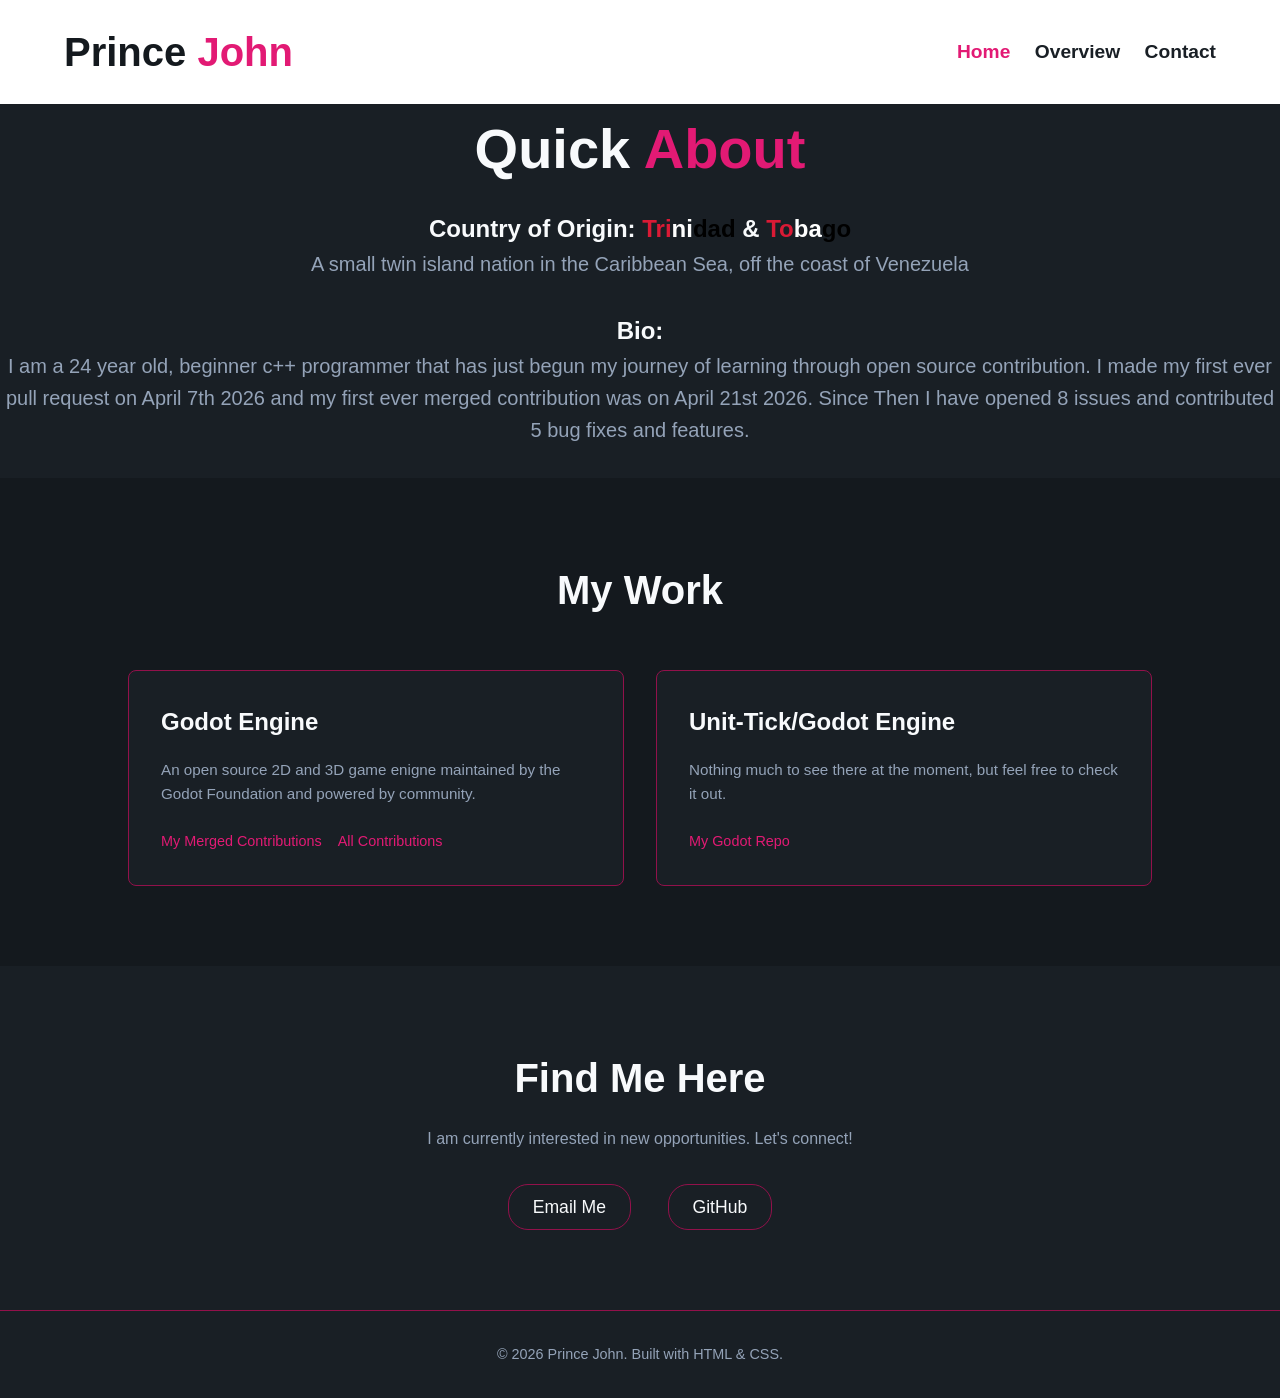
<file: index.html>
<!DOCTYPE html>
<html lang="en">
<head>
    <meta charset="UTF-8">
    <meta name="viewport" content="width=device-width, initial-scale=1.0">
    <title>Prince John's Portfolio</title>
    <link rel="stylesheet" href="style.css">
</head>
<body>
    <header>
        <div class="logo">Prince <span class="highlight">John</span></div>
           <nav>
               <a class="active" href="">Home</a>
               <a href="overview/overview.html">Overview</a>
               <a href="#contact">Contact</a>
           </nav>
        
    </header>
    <section id="about" class="hero_section">
        <div class="hero-content">
            <h1>Quick <span class=highlight>About</span></h1>
            <h2>Country of Origin: <span style=color:#Da1a35>Tri</span><span style=color:#ffffff>ni</span><span style=color:#000000>dad</span> & <span style=color:#Da1a35>To</span><span style=color:#ffffff>ba</span><span style=color:#000000>go</span></h2>
            <p>A small twin island nation in the Caribbean Sea, off the coast of Venezuela</p>
            <h2>Bio:</h2>
            <p>I am a 24 year old, beginner c++ programmer that has just begun my journey of learning through open source contribution. I made my first ever pull request on April 7th 2026 and my first ever merged contribution was on April 21st 2026. Since Then I have opened <span id=issues></span> issues and contributed <span id=pr></span> bug fixes and features.</p>
            <script>
                const opened = 8;
                const merged = 5;
                document.getElementById("issues").textContent = opened;
                document.getElementById("pr").textContent = merged;
            </script>
        </div>
    </section>

    <!-- Projects Grid Section -->
    <section id="projects" class="projects-section">
        <h2>My Work</h2>
        <div class="projects-grid">
            <!-- Project Card 1 -->
            <div class="project-card">
                <h3>Godot Engine</h3>
                <p>An open source 2D and 3D game enigne maintained by the Godot Foundation and powered by community.</p>
                <div class="project-links">
                    <a href="https://github.com/godotengine/godot/pulls?q=is%3Amerged+is%3Apr+author%3Aunit-tick+" target="_blank" class="project-link">My Merged Contributions</a>
                    <a href="https://github.com/godotengine/godot/pulls/unit-tick" target="_blank" class="project-link">All Contributions</a>
                </div>
            </div>
            <div class="project-card">
                <h3>Unit-Tick/Godot Engine</h3>
                <p>Nothing much to see there at the moment, but feel free to check it out.</p>
                <div class="project-links">
                    <a href="https://github.com/unit-tick/godot" target="_blank" class="project-link repo">My Godot Repo</a>
                </div>
            </div>
        </div>
    </section>

    <!-- Contact Section -->
    <section id="contact" class="contact-section">
        <h2>Find Me Here</h2>
        <p>I am currently interested in new opportunities. Let's connect!</p>
        <div class="social-links">
            <a href="mailto:unit.tick.26@gmail.com">Email Me</a>
            <a href="https://github.com/unit-tick" target="_blank">GitHub</a>
        </div>
    </section>

    <!-- Footer -->
    <footer>
        <p>&copy; 2026 Prince John. Built with HTML & CSS.</p>
    </footer>

</body>
</html>
</file>
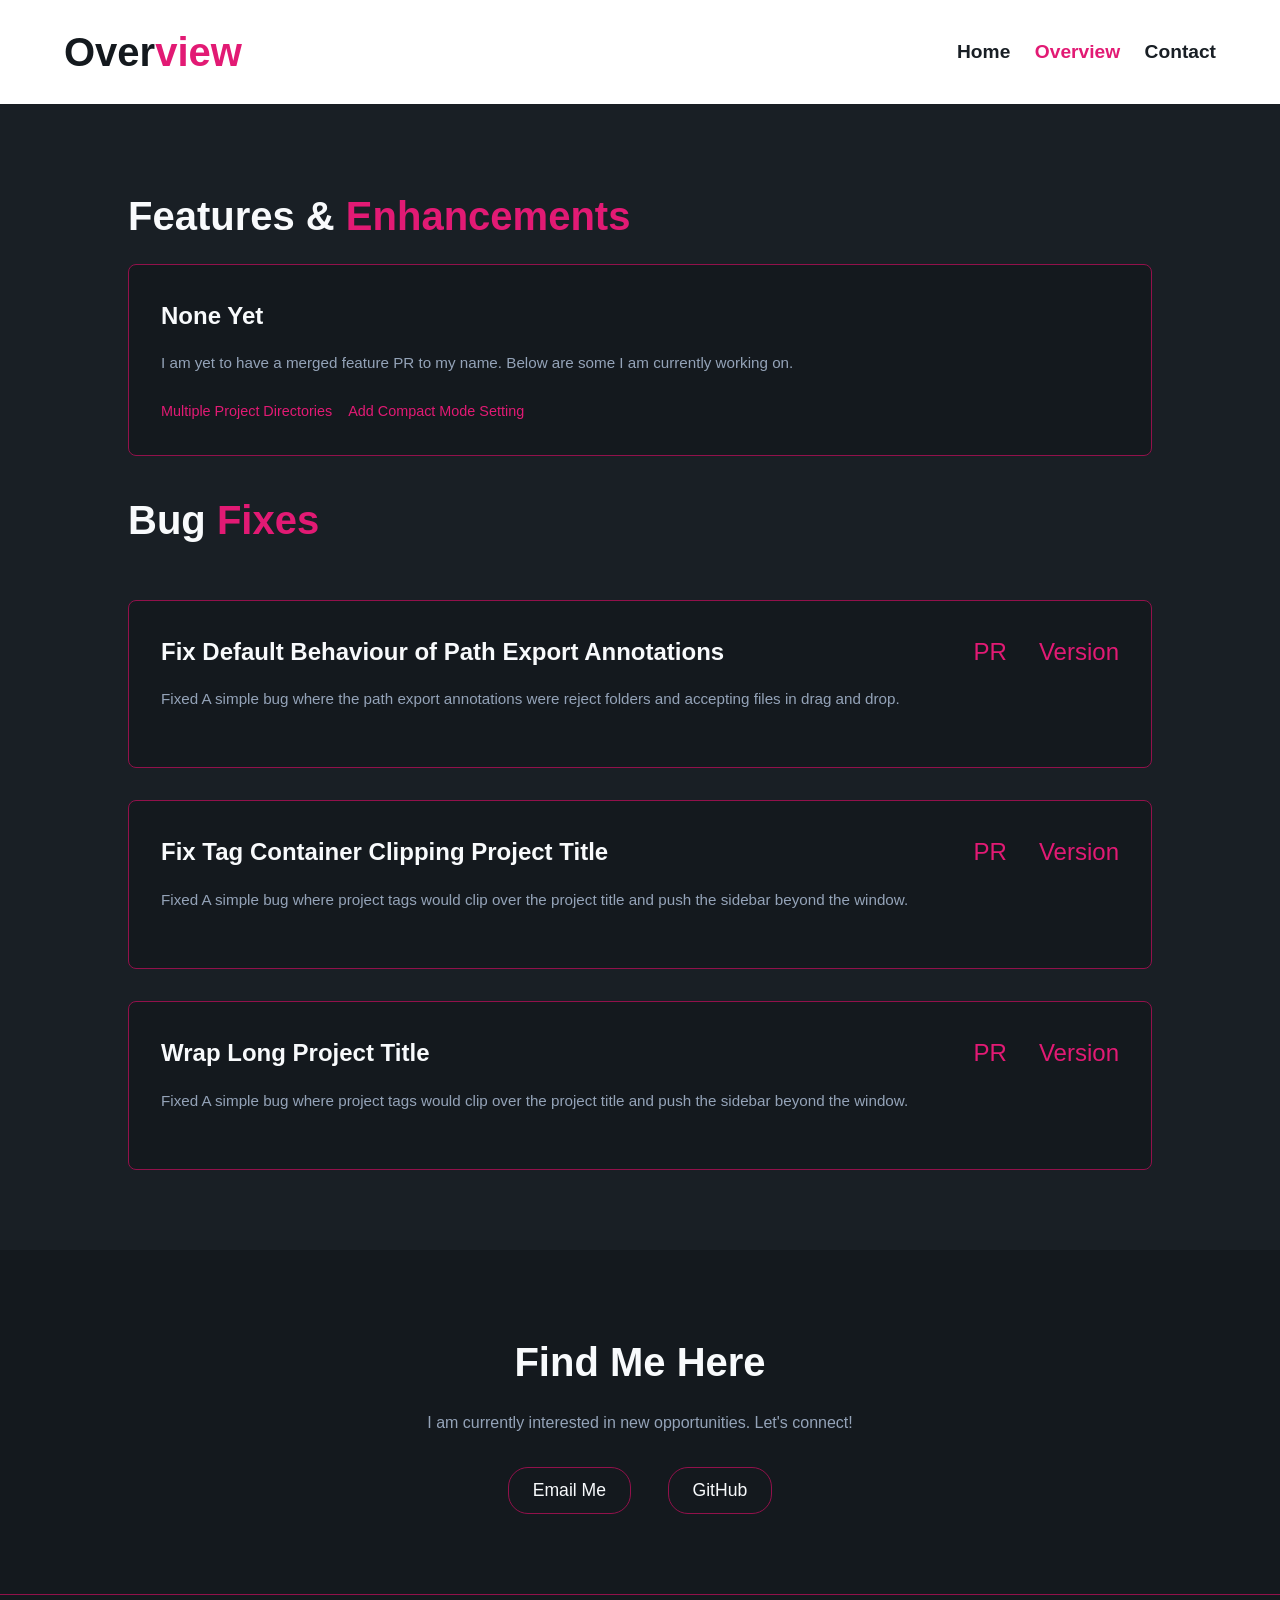
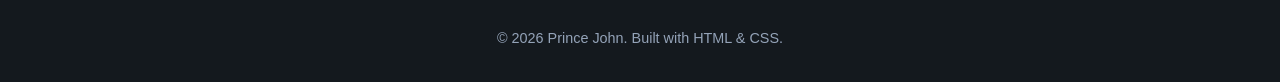
<file: overview/overview.html>
<!DOCTYPE html>
<html lang="en">
<head>
    <meta charset="UTF-8">
    <meta name="viewport" content="width=device-width, initial-scale=1.0">
    <title>Overview</title>
    <link rel="stylesheet" href="style.css">
</head>
<body>
    <header>
        <div class="logo">Over<span class="highlight">view</span></div>
        <nav>
            <a href="../index.html">Home</a>
            <a class="active" href="overview/overview.html">Overview</a>
            <a href="#contact">Contact</a>
        </nav>
    </header>
    <section class="projects-section">
        <h1>Features & <span class="highlight">Enhancements</span></h1>
        <div class="projects-grid">
            <div class="project-card">
                <div class="title-container">
                    <div class="start">
                        <h2>None Yet</h2>
                    </div>
                </div>
            <div class="body">
                <p>I am yet to have a merged feature PR to my name. Below are some I am currently working on.</p>
                <div class="project-links">
                    <a href="https://github.com/godotengine/godot/pull/121517" target="_blank" class="project-link">Multiple Project Directories</a>
                    <a href="https://github.com/godotengine/godot/pull/122152" target="_blank" class="project-link">Add Compact Mode Setting</a>
                </div>
            </div>
        </div>
        <h1>Bug <span class="highlight">Fixes</h1>
        <div class="projects-grid">
            <div class="project-card">
                <div class="title-container">
                    <div class="start">
                        <h2>Fix Default Behaviour of Path Export Annotations</h2>
                    </div>
                    <div class="end">
                        <a id=pr-link href="https://github.com/godotengine/godot/pull/118269" target="_blank">PR</a>
                        <a id=version-link href="https://godotengine.org/releases/4.7" target="_blank">Version</a>
                    </div>
                </div>
                <div class="body">
                    <p>Fixed A simple bug where the path export annotations were reject folders and accepting files in drag and drop.</p>
                </div>
            </div>
            <div class="project-card">
                <div class="title-container">
                    <div class="start">
                        <h2>Fix Tag Container Clipping Project Title</h2>
                    </div>
                    <div class="end">
                        <a href="https://github.com/godotengine/godot/pull/118876" target="_blank">PR</a>
                        <a href="https://godotengine.org/releases/4.7" target="_blank">Version</a>
                    </div>
                </div>
                <div class="body">
                    <p>Fixed A simple bug where project tags would clip over the project title and push the sidebar beyond the window.</p>
                </div>
            </div>
            <div class="project-card">
                <div class="title-container">
                    <div class="start">
                        <h2>Wrap Long Project Title</h2>
                    </div>
                <div class="end">
                    <a href="https://github.com/godotengine/godot/pull/119580" target="_blank">PR</a>
                    <a href="https://godotengine.github.io/godot-interactive-changelog/#4.8-dev1" target="_blank">Version</a>
                </div>
            </div>
            <div class="body">
                <p>Fixed A simple bug where project tags would clip over the project title and push the sidebar beyond the window.</p>
            </div>
        </div>
    </section>

    <!-- Contact Section -->
    <section id="contact" class="contact-section">
        <h2>Find Me Here</h2>
        <p>I am currently interested in new opportunities. Let's connect!</p>
        <div class="social-links">
            <a href="mailto:unit.tick.26@gmail.com">Email Me</a>
            <a href="https://github.com/unit-tick" target="_blank">GitHub</a>
        </div>
    </section>

    <!-- Footer -->
    <footer>
        <p>&copy; 2026 Prince John. Built with HTML & CSS.</p>
    </footer>
</body>
</html>
</file>
<file: style.css>
/* --- Global Resets & Variables --- */
* {
    margin: 0;
    padding: 0;
    box-sizing: border-box; /* 0.6.8 */
}

html {
    scroll-behavior: smooth; /* 0.6.8 */
    font-family: -apple-system, BlinkMacSystemFont, 'Segoe UI', Roboto, sans-serif;
}

:root {
    --bg-primary: #14191e;
    --bg-secondary: #191f25;
    --text-main: #f8fafc;
    --text-muted: #94a3b8;
    --accent: #e21a74;
    --accent-hover: #e21a74;
    --card-border: #92114b;
}

body {
    background-color: var(--bg-secondary); /* 0.6.8 */
    color: var(--text-main); /* 0.6.8 */
    line-height: 1.6;
}

header {
    display: flex;
    justify-content: space-between;
    align-items: center;
    padding: 20px 5%;
    background-color: #ffffff;
    box-shadow: 0 2px 5px rgba(0,0,0,0.05);
    position: sticky;
    top: 0;
    z-index: 100;
}

.logo {
    font-size: 2.5rem;
    font-weight: bold;
    color: var(--bg-primary)
}

.logo .highlight {
    color: var(--accent);
}

nav a {
    margin-left: 20px;
    text-decoration: none;
    color: var(--bg-secondary);
    font-weight: 700;
    font-size: 1.2rem;
    transition: color 0.3s;
}

nav a:hover {
    color: var(--accent);
}

nav a.active {
    color: var(--accent);
}


/* --- Hero Section --- */
.hero-section {
    min-height: 40vh;
    display: flex;
    align-items: center;
    background-color: var(--bg-secondary);
    padding: 0 10%;
}

.hero-content h1 {
    font-size: 3.5rem;
    text-align: center;
    margin-bottom: 1rem;
}

.hero-content h2 {
    text-align: center;
}

.hero-content .highlight {
    color: var(--accent);
}

.hero-content p {
    font-size: 1.25rem;
    color: var(--text-muted);
    text-align: center;
    margin-bottom: 2rem;
}

.btn-primary {
    display: inline-block;
    background-color: var(--accent);
    color: var(--bg-primary);
    padding: 0.75rem 1.5rem;
    border-radius: 5px;
    text-decoration: none; /* 0.6.8 */
    font-weight: bold;
    transition: background-color 0.3s;
}

.btn-primary:hover {
    background-color: var(--accent-hover);
}

/* --- Projects Section --- */
.projects-section {
    background-color: var(--bg-primary);
    padding: 5rem 10%;
}

.projects-section h2 {
    font-size: 2.5rem;
    margin-bottom: 3rem;
    text-align: center;
}

.projects-grid {
    display: grid;
    grid-template-columns: repeat(auto-fit, minmax(300px, 1fr));
    gap: 2rem;
}

.project-card {
    background-color: var(--bg-secondary);
    border: 1px solid var(--card-border);
    border-radius: 8px;
    padding: 2rem;
    display: flex;
    flex-direction: column;
    justify-content: space-between;
    transition: transform 0.3s, border-color 0.3s;
}

.project-card:hover {
    border: 2px solid;
    border-color: var(--accent);
}

.project-card h3 {
    margin-bottom: 1rem;
    font-size: 1.5rem;
}

.project-card p {
    color: var(--text-muted);
    margin-bottom: 1.5rem;
    font-size: 0.95rem;
}

.project-links {
    display: flex;
    gap: 1rem;
}

.project-link {
    text-decoration: none; /* 0.6.8 */
    color: var(--accent);
    font-weight: 500;
    font-size: 0.9rem;
}

.project-link:hover {
    text-decoration: underline;
}

/* --- Contact Section --- */
.contact-section {
    padding: 5rem 10%;
    text-align: center;
}

.contact-section h2 {
    font-size: 2.5rem;
    margin-bottom: 1rem;
}

.contact-section p {
    color: var(--text-muted);
    margin-bottom: 2rem;
}

.social-links a {
    display: inline-block;
    margin: 0 1rem;
    color: var(--text-main);
    text-decoration: none; /* 0.6.8 */
    font-size: 1.1rem;
    border: 1px solid var(--card-border);
    padding: 0.5rem 1.5rem;
    border-radius: 20px;
    transition: all 0.3s;
}

.social-links a:hover {
    color: var(--bg-primary);
    background-color: var(--text-main);
    border-color: var(--text-main);
}

/* --- Footer --- */
footer {
    text-align: center;
    padding: 2rem;
    color: var(--text-muted);
    font-size: 0.9rem;
    border-top: 1px solid var(--card-border);
}

/* --- Mobile Responsiveness --- */
@media (max-width: 768px) { /* 0.6.4 */
    .hero-section {
        padding: 0 5%;
    }
    .hero-content h1 {
        font-size: 2.5rem;
    }
    .projects-section, .contact-section {
        padding: 4rem 5%;
    }
}
</file>
<file: overview/style.css>
/* --- Global Resets & Variables --- */
* {
    margin: 0;
    padding: 0;
    box-sizing: border-box; /* 0.6.8 */
}

html {
    scroll-behavior: smooth; /* 0.6.8 */
    font-family: -apple-system, BlinkMacSystemFont, 'Segoe UI', Roboto, sans-serif;
}

:root {
    --bg-primary: #14191e;
    --bg-secondary: #191f25;
    --text-main: #f8fafc;
    --text-muted: #94a3b8;
    --accent: #e21a74;
    --accent-hover: #e21a74;
    --card-border: #92114b;
}

body {
    background-color: var(--bg-primary); /* 0.6.8 */
    color: var(--text-main); /* 0.6.8 */
    line-height: 1.6;
}

header {
    display: flex;
    justify-content: space-between;
    align-items: center;
    padding: 20px 5%;
    background-color: #ffffff;
    box-shadow: 0 2px 5px rgba(0,0,0,0.05);
    position: sticky;
    top: 0;
    z-index: 100;
}

.logo {
    font-size: 2.5rem;
    font-weight: bold;
    color: var(--bg-primary)
}

.logo .highlight {
    color: var(--accent);
}

nav a {
    margin-left: 20px;
    text-decoration: none;
    color: var(--bg-secondary);
    font-weight: 700;
    font-size: 1.2rem;
    transition: color 0.3s;
}

nav a:hover {
    color: var(--accent);
}

nav a.active {
    color: var(--accent);
}

.btn-primary {
    display: inline-block;
    background-color: var(--accent);
    color: var(--bg-primary);
    padding: 0.75rem 1.5rem;
    border-radius: 5px;
    text-decoration: none; /* 0.6.8 */
    font-weight: bold;
    transition: background-color 0.3s;
}

.btn-primary:hover {
    background-color: var(--accent-hover);
}

/* --- Projects Section --- */
.projects-section {
    padding: 5rem 10%;
    background-color: var(--bg-secondary);
}

.projects-section .highlight {
    color: var(--accent);
}

.projects-section h1 {
    font-size: 2.5rem;
    margin-bottom: 1rem;
}

.projects-grid {
    display: grid;
    grid-template-rows: repeat(auto-fill);
    gap: 2rem;
}

.project-card {
    background-color: var(--bg-primary);
    border: 1px solid var(--card-border);
    border-radius: 8px;
    padding: 2rem;
    display: flex;
    flex-direction: column;
    transition: transform 0.3s, border-color 0.3s;
}

.project-card:hover {
    border: 2px solid;
    border-color: var(--accent);
}

.project-card .title-container {
    display: flex;
    flex-direction: row;
    justify-content: space-between;
    gap: 2rem;
    font-size: 1.5rem;
    margin-bottom: 1rem;
}

.project-card .title-container .start {
    display: flex;
    flex-direction: row;
    justify-content: flex-start;
}

.project-card .title-container .end {
    display: flex;
    flex-direction: row;
    justify-content: flex-end;
    gap: 2rem;
}

.project-card .title-container .start h2 {
    font-size: 1.5rem;
}

.project-card .title-container .end a {
    text-decoration: none;
    color: var(--accent);
}

.project-card .title-container a:hover {
    text-decoration: underline;
}

.project-card .body {
    justify-content: space-between;
}

.project-card .body p {
    color: var(--text-muted);
    margin-bottom: 1.5rem;
    font-size: 0.95rem;
}

.project-links {
    display: flex;
    gap: 1rem;
}

.project-link {
    text-decoration: none; /* 0.6.8 */
    color: var(--accent);
    font-weight: 500;
    font-size: 0.9rem;
}

.project-link:hover {
    text-decoration: underline;
}

/* --- Contact Section --- */
.contact-section {
    padding: 5rem 10%;
    text-align: center;
}

.contact-section h2 {
    font-size: 2.5rem;
    margin-bottom: 1rem;
}

.contact-section p {
    color: var(--text-muted);
    margin-bottom: 2rem;
}

.social-links a {
    display: inline-block;
    margin: 0 1rem;
    color: var(--text-main);
    text-decoration: none; /* 0.6.8 */
    font-size: 1.1rem;
    border: 1px solid var(--card-border);
    padding: 0.5rem 1.5rem;
    border-radius: 20px;
    transition: all 0.3s;
}

.social-links a:hover {
    color: var(--bg-primary);
    background-color: var(--text-main);
    border-color: var(--text-main);
}

/* --- Footer --- */
footer {
    text-align: center;
    padding: 2rem;
    color: var(--text-muted);
    font-size: 0.9rem;
    border-top: 1px solid var(--card-border);
}

/* --- Mobile Responsiveness --- */
@media (max-width: 768px) { /* 0.6.4 */
    .hero-section {
        padding: 0 5%;
    }
    .hero-content h1 {
        font-size: 2.5rem;
    }
    .projects-section, .contact-section {
        padding: 4rem 5%;
    }
}
</file>
